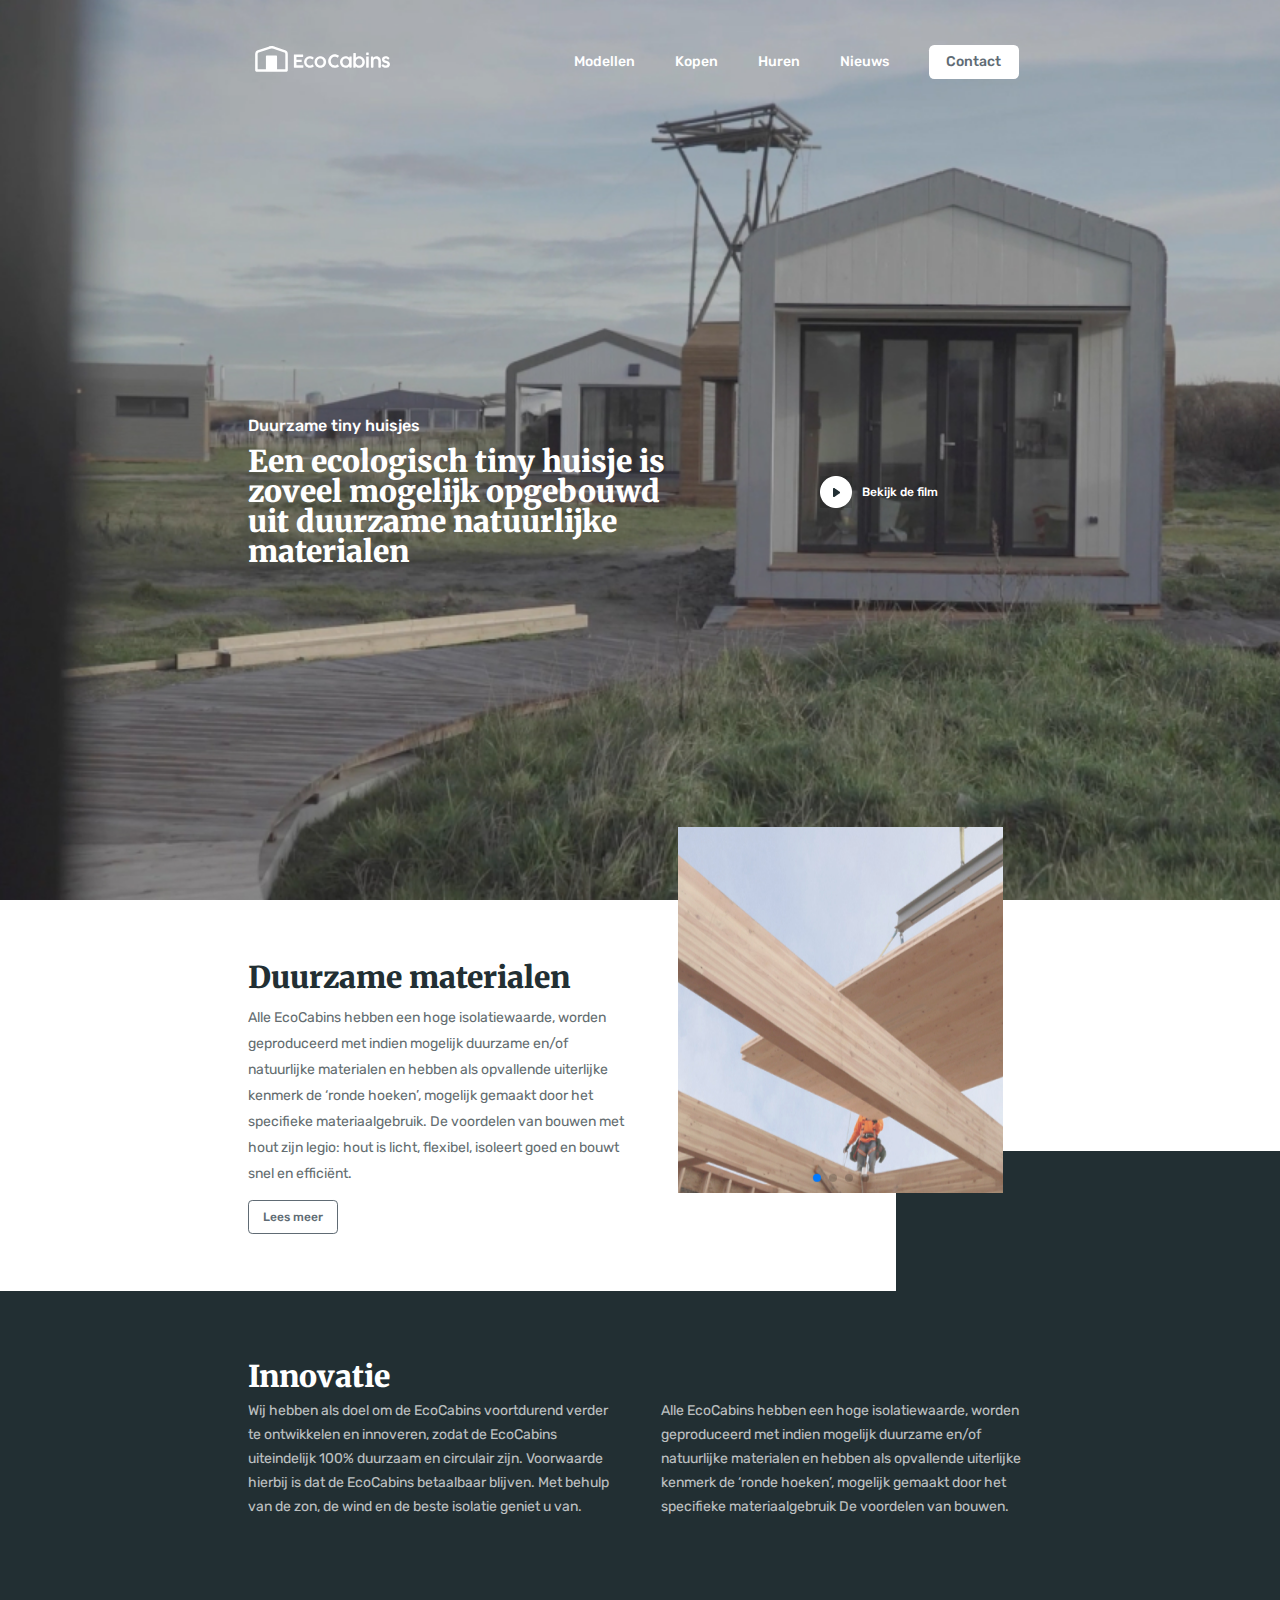
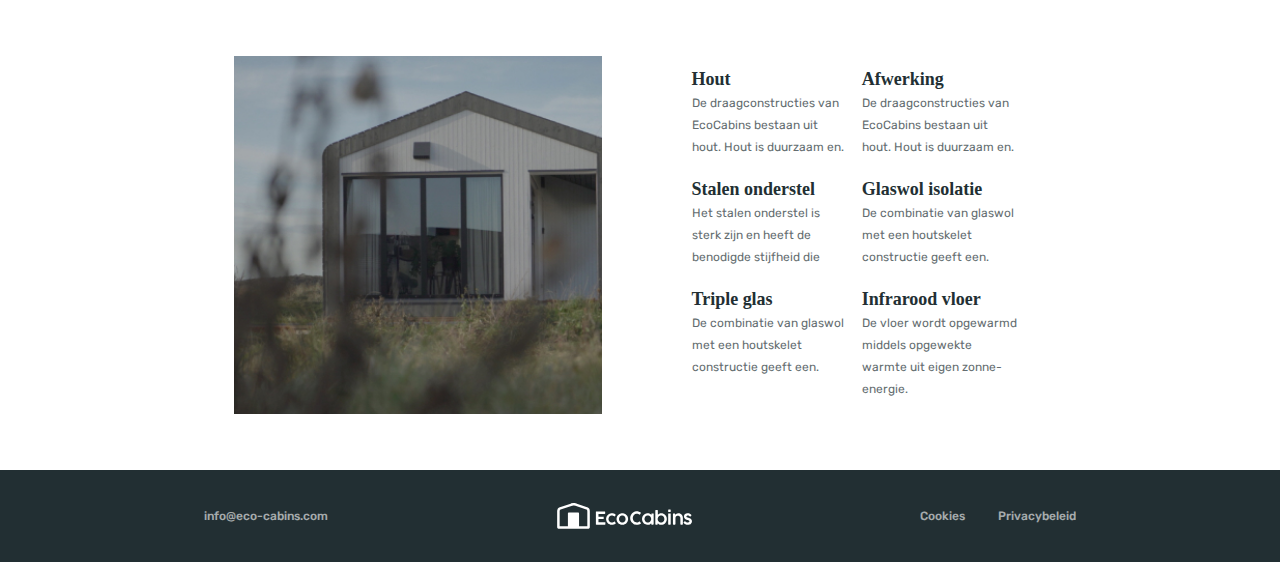
<file: EcoCabins/EcoCabins/index.html>
<!DOCTYPE html>
<html lang="en">
<head>
    <meta charset="UTF-8">
    <meta name="viewport" content="width=device-width, initial-scale=1.0">
    <link rel='stylesheet' href='css/style.css'>
    <link rel="stylesheet" href="https://cdn.jsdelivr.net/npm/swiper@10/swiper-bundle.min.css"/>

    <title>Document</title>
</head>
<body>
    <div class="wrapper">
        <header class="header">
            <div class="header__container container">
                <nav class="header__menu menu">
                    <div class="menu__icon icon-menu">
                        <span></span>
                        <span></span>
                        <span></span>
                    </div>
                    <div class="menu__body">
                        <div class="menu__logo"><img src="img/Logo.svg" alt=""></div>
                        <ul class="menu__list">
                            <li><a href="" class="menu__link">Modellen</a></li>
                            <li><a href="" class="menu__link">Kopen</a></li>
                            <li><a href="" class="menu__link">Huren</a></li>
                            <li><a href="" class="menu__link">Nieuws</a></li>
                            <li><a href="" class="menu__link menu__contact">Contact</a></li>
                        </ul>
                    </div>
                </nav>
            </div>
        </header>
        <main class="page">
            <div class="main-screen">
                <div class="main-screen__container container">
                    <div class="main-screen__content">
                        <div class="main-screen__body">
                            <div class="main-screen__lable">Duurzame tiny huisjes</div>
                            <div class="main-screen__title">Een ecologisch tiny huisje is zoveel mogelijk opgebouwd uit duurzame natuurlijke materialen</div>
                        </div>
                        <a href="#" class="main-screen__video"><img src="img/main-btn.png" alt="">Bekijk de film</a>
                    </div>
                </div>
                <div class="main-screen__bg ibg">
                    <img src="img/bg.jpg" alt="">
                </div>
            </div>
            <div class="materials">
                <div class="materials__container container">
                    <div class="materials__content">
                        <div class="materials__body">
                            <div class="materials__title">Duurzame materialen</div>
                            <div class="materials__text">Alle EcoCabins hebben een hoge isolatiewaarde, worden geproduceerd met indien mogelijk duurzame en/of natuurlijke materialen en hebben als opvallende uiterlijke kenmerk de ‘ronde hoeken’, mogelijk gemaakt door het specifieke materiaalgebruik. De voordelen van bouwen met hout zijn legio: hout is licht, flexibel, isoleert goed en bouwt snel en efficiënt. </div>
                            <a href="" class="materials__button">Lees meer</a>
                        </div>
                        <div class="materials__swiper swiper">
                            <div class="materials__wrapper swiper-wrapper">
                                <div class="materials__slide swiper-slide"><img src="img/IMG.jpg" alt=""></div>
                                <div class="materials__slide swiper-slide"><img src="img/IMG.jpg" alt=""></div>
                                <div class="materials__slide swiper-slide"><img src="img/IMG.jpg" alt=""></div>
                                <div class="materials__slide swiper-slide"><img src="img/IMG.jpg" alt=""></div>
                            </div>
                            
                            <div class="materials__pagination swiper-pagination"></div>
                        </div>
                    </div>
                </div>
            </div>
            <div class="innovatie">
                <div class="innovatie__content">
                    <div class="innovatie__container container">
                        <div class="innovatie__body">
                            <div class="innovatie__title">Innovatie</div>
                            <div class="innovatie__text"><p>Wij hebben als doel om de EcoCabins voortdurend verder te ontwikkelen en innoveren, zodat de EcoCabins uiteindelijk 100% duurzaam en circulair zijn. Voorwaarde hierbij is dat de EcoCabins betaalbaar blijven. Met behulp van de zon, de wind en de beste isolatie geniet u van.</p> <p> Alle EcoCabins hebben een hoge isolatiewaarde, worden geproduceerd met indien mogelijk duurzame en/of natuurlijke materialen en hebben als opvallende uiterlijke kenmerk de ‘ronde hoeken’, mogelijk gemaakt door het specifieke materiaalgebruik De voordelen van bouwen. </p></div>
                        </div>
                    </div>
                </div>
                <div class="innovatie__block"></div>
            </div>
            <div class="characteristics">
                <div class="characteristics__content">
                    <div class="characteristics__container container">
                        <div class="characteristics__img ibg"><img src="img/IMG1.jpg" alt=""></div>
                        <div class="characteristics__grid grid">
                            <div class="grid__body">
                                <div class="grid__title">Hout</div>
                                <div class="grid__text">De draagconstructies van EcoCabins bestaan uit hout. Hout is duurzaam en.</div>
                            </div>
                            <div class="grid__body">
                                <div class="grid__title">Afwerking</div>
                                <div class="grid__text">De draagconstructies van EcoCabins bestaan uit hout. Hout is duurzaam en.</div>
                            </div>
                            <div class="grid__body">
                                <div class="grid__title">Stalen onderstel</div>
                                <div class="grid__text">Het stalen onderstel is sterk zijn en heeft de benodigde stijfheid die</div>
                            </div>
                            <div class="grid__body">
                                <div class="grid__title">Glaswol isolatie</div>
                                <div class="grid__text">De combinatie van glaswol met een houtskelet constructie geeft een.</div>
                            </div>
                            <div class="grid__body">
                                <div class="grid__title">Triple glas</div>
                                <div class="grid__text">De combinatie van glaswol met een houtskelet constructie geeft een.</div>
                            </div>
                            <div class="grid__body">
                                <div class="grid__title">Infrarood vloer</div>
                                <div class="grid__text">De vloer wordt opgewarmd middels opgewekte warmte uit eigen zonne-energie.</div>
                            </div>
                        </div>
                    </div>
                </div>
            </div>
        </main>
        <footer class="footer">
            <div class="footer__row">
                <div class="footer__gmail">info@eco-cabins.com</div>
                <div class="footer__logo"><img src="img/Logo.svg" alt=""></div>
                <div class="footer__links">
                    <a href="" class="footer__cokies">Cookies</a>
                    <a href="" class="footer__privacy">Privacybeleid</a>
                </div>
            </div>
        </footer>
    </div>
    <script src="https://cdn.jsdelivr.net/npm/swiper@10/swiper-bundle.min.js"></script>
    <script src="js/script.js"></script>
</body>
</html>
</file>
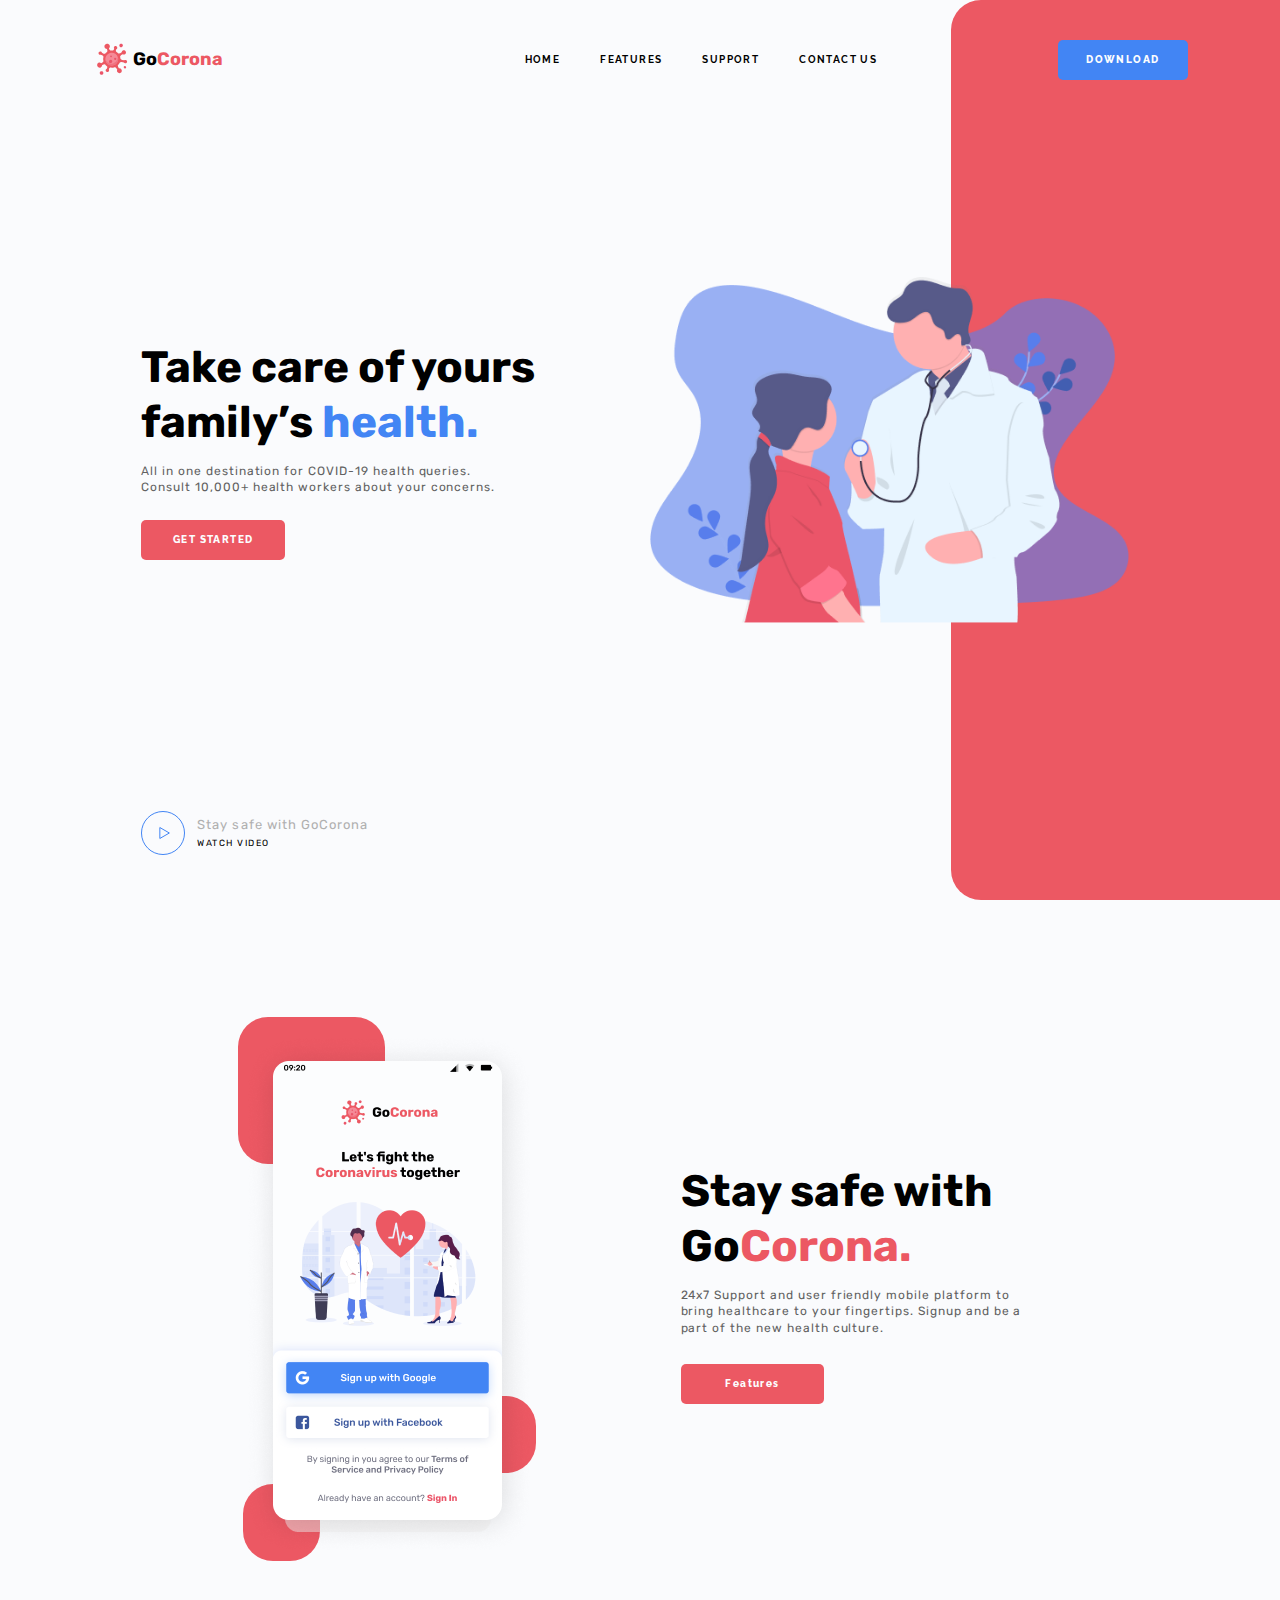
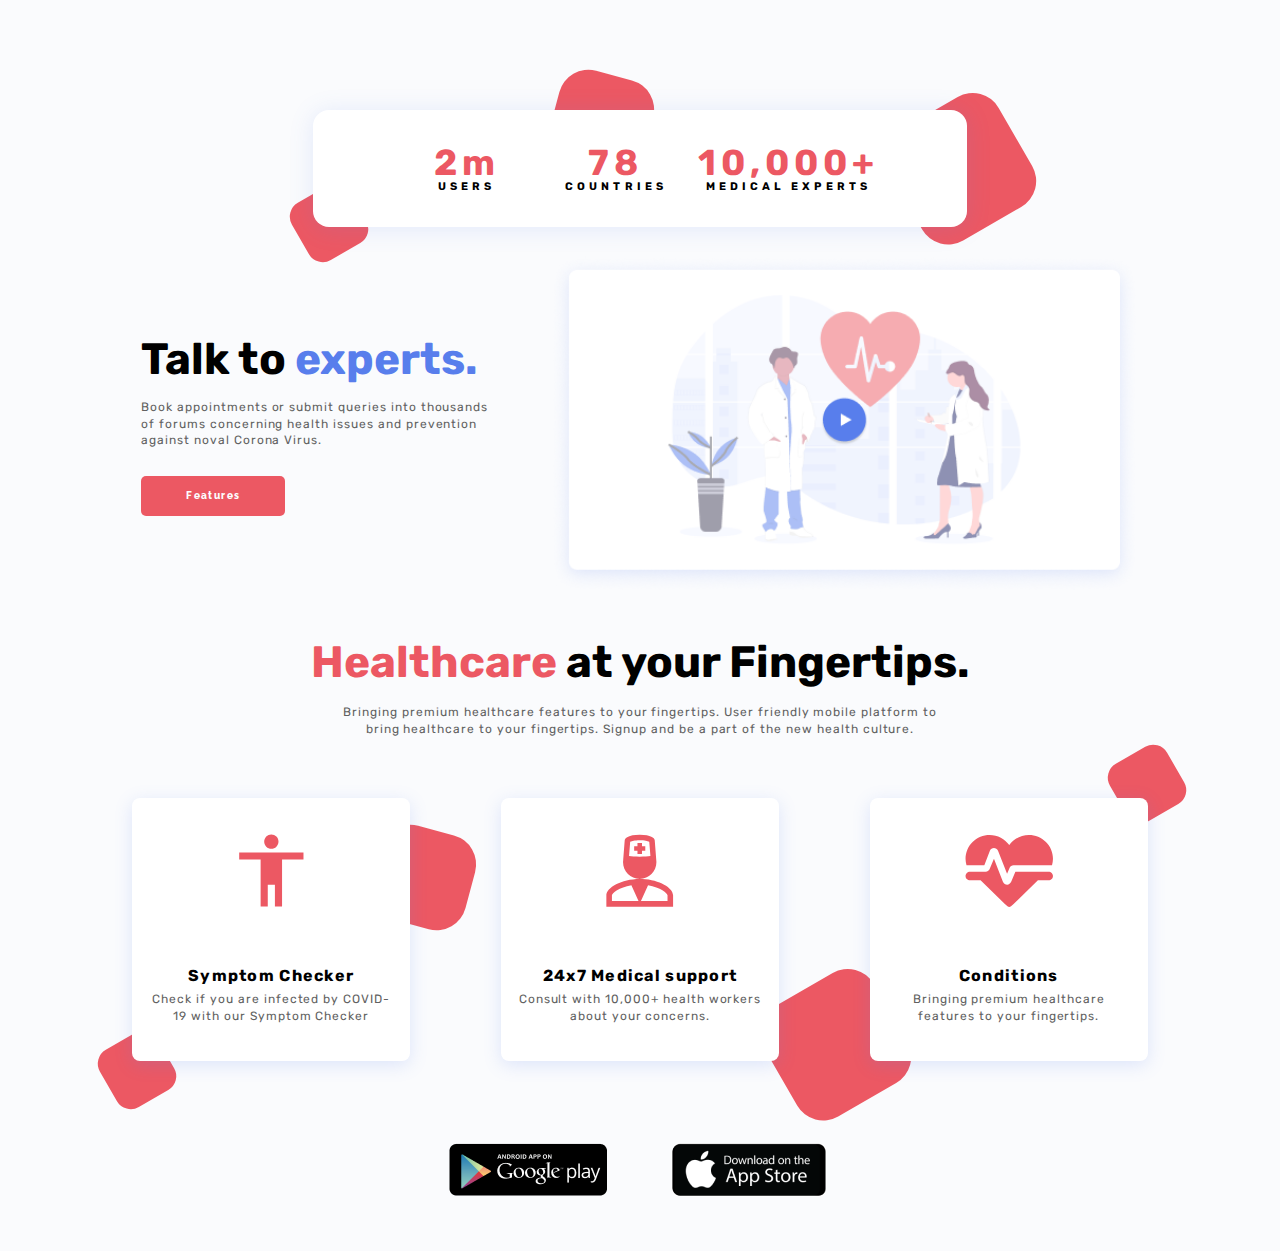
<file: GoCorona/GoCorona/index.html>
<!DOCTYPE html>
<html lang="en">
<head>
    <meta charset="UTF-8">
    <meta name="viewport" content="width=device-width, initial-scale=1.0">
    <link rel='stylesheet' href='css/style.css'>
    <title>Document</title>
</head>
<body>
    <div class="wrapper">
        <header class="header">
            <div class="header__container container">
                <div class="header__logo"><img src="img/site-logo.svg" alt=""> <p>Go<span>Corona</span></p></div>
                <div class="header__menu menu">
                    <div class="menu__icon icon-menu">
                        <span></span>
                        <span></span>
                        <span></span>
                    </div>
                    <div class="menu__body">
                        <ul class="menu__list">
                            <li><a href="" class="menu__link">HOME</a></li>
                            <li><a href="" class="menu__link">FEATURES</a></li>
                            <li><a href="" class="menu__link">SUPPORT</a></li>
                            <li><a href="" class="menu__link">CONTACT US</a></li>
                        </ul>
                    </div>
                </div>
                <div class="header__button button"><a href="">DOWNLOAD</a></div>
            </div>
        </header>
        <main class="main">
            <div class="main-block">
                <div class="main-block__container container">
                    <div class="main-block__body">
                        <div class="main-block__title title">
                            Take care of yours family’s <span>health.</span>
                        </div>
                        <div class="main-block__text">All in one destination for COVID-19 health queries.  Consult 10,000+ health workers about your concerns.</div>
                        <div class="main-block__button button"><a href="">GET STARTED</a></div>
                    </div>
                    <div class="main-block__img"><img src="img/doctor.png" alt=""></div>
                    <div class="main-block__global-button button-global">
                        <div class="button-global__img"><img src="img/watch-button.svg" alt=""></div>
                        <div class="button-global__body">
                            <div class="button-global__title">Stay safe with GoCorona</div>
                        <div class="button-global__text">Watch Video</div>
                        </div>
                    </div>
                </div>
                <div class="main-block__decor"></div>
            </div>
            <div class="safe-block">
                <div class="safe-block__container container">
                    <div class="safe-block__img">
                        <img src="img/phone.png" alt="">
                        <div class="safe-block__decoration decor">
                            <div class="decor__1"></div>
                            <div class="decor__2"></div>
                            <div class="decor__3"></div>
                        </div>
                    </div>
                    <div class="safe-block__body">
                        <div class="safe-block__title title">Stay safe with Go<span>Corona.</span></div>
                        <div class="safe-block__text text">24x7 Support and user friendly mobile platform to bring healthcare to your fingertips. Signup and be a part of the new health culture.</div>
                        <div class="safe-block__button button"><a href="">Features</a></div>
                    </div>
                </div>
            </div>
            <div class="experts-block">
                <div class="experts-block__container container">
                    <div class="experts-block__statistics statistics">
                        <div class="statistics__columns">
                            <div class="statistics__stats">
                                <div class="statistics__number">2m</div>
                                <div class="statistics__lable">Users</div>
                            </div>
                            <div class="statistics__stats">
                                <div class="statistics__number">78</div>
                                <div class="statistics__lable">Countries</div>
                            </div>
                            <div class="statistics__stats">
                                <div class="statistics__number">10,000+</div>
                                <div class="statistics__lable">Medical experts</div>
                            </div>
                        </div>
                        <div class="experts-block__decor-1"></div>
                        <div class="experts-block__decor-2"></div>
                        <div class="experts-block__decor-3"></div>
                    </div>
                    <div class="experts-block__body">
                        <div class="experts-block__title title">Talk to <span>experts.</span></div>
                        <div class="experts-block__text text">Book appointments or submit queries into thousands of forums concerning health issues and prevention against noval Corona Virus.</div>
                        <div class="experts-block__button button"><a href="">Features</a></div>
                    </div>
                    <a href="#" class="experts-block__video"><img src="img/video.jpg" alt=""></a>
                </div>
            </div>
        </main>
        <footer class="footer">
            <div class="footer__container container">
                <div class="footer__body">
                    <div class="footer__title title"><span>Healthcare</span> at your Fingertips.</div>
                    <div class="footer__text text">Bringing premium healthcare features to your fingertips. User friendly mobile platform to bring healthcare to your fingertips. Signup and be a part of the new health culture.</div>
                </div>
                <div class="footer__colums">
                    <div class="footer__card-info card-info">
                        <div class="card-info__logo"><img src="img/logo1.svg" alt=""></div>
                        <div class="card-info__subtitle">Symptom Checker</div>
                        <div class="card-info__text text">Check if you are infected by COVID-19 with our Symptom Checker</div>
                        <div class="card-info__decor-1"></div>
                        <div class="card-info__decor-2"></div>
                    </div>
                    <div class="footer__card-info card-info">
                        <div class="card-info__logo"><img src="img/logo2.svg" alt=""></div>
                        <div class="card-info__subtitle">24x7 Medical support</div>
                        <div class="card-info__text text">Consult with 10,000+ health workers about your concerns.</div>

                    </div>
                    <div class="footer__card-info card-info">
                        <div class="card-info__logo"><img src="img/logo3.svg" alt=""></div>
                        <div class="card-info__subtitle">Conditions</div>
                        <div class="card-info__text text">Bringing premium healthcare features to your fingertips.</div>
                        <div class="card-info__decor-3"></div>
                        <div class="card-info__decor-4"></div>
                    </div>
                </div>
                <div class="footer__logo-apps">
                    <div class="footer__google-play"><img src="img/Google-play.png" alt=""></div>
                    <div class="footer__app-store"><img src="img/App-Store.png" alt=""></div>
                </div>
            </div>
        </footer>
    </div>
    <script src="js/script.js"></script>
</body>
</html>
</file>
<file: EcoCabins/EcoCabins/css/style.css>
@import url("https://fonts.googleapis.com/css2?family=Merriweather:wght@400;900&family=Rubik:wght@400;500&display=swap");
* {
  padding: 0;
  margin: 0;
  border: 0;
}

*, *:before, *:after {
  box-sizing: border-box;
}

:focus, :active {
  outline: none;
}

a:focus, a:active {
  outline: none;
}

nav, footer, header, aside {
  display: block;
}

html, body {
  height: 100%;
  width: 100%;
  font-size: 100%;
  line-height: 1;
  font-size: 14px;
  -ms-text-size-adjust: 100%;
  -moz-text-size-adjust: 100%;
  -webkit-text-size-adjust: 100%;
}

input, button, textarea {
  font-family: inherit;
}

input::-ms-clear {
  display: none;
}

button {
  cursor: pointer;
}

button::-moz-focus-inner {
  padding: 0;
  border: 0;
}

a, a:visited {
  text-decoration: none;
}

a:hover {
  text-decoration: none;
}

ul li {
  list-style: none;
}

img {
  vertical-align: top;
}

h1, h2, h3, h4, h5, h6 {
  font-size: inherit;
  font-weight: 400;
}

.header {
  margin: 3.18rem 0 0 1rem;
  position: absolute;
  left: 0;
  right: 0;
}

.menu__logo {
  margin: 0 0 0.35rem 0;
}
.menu__body {
  display: flex;
  align-items: center;
  justify-content: space-between;
}
@media (max-width: 700px) {
  .menu__body {
    position: fixed;
    z-index: 7;
    left: 0;
    top: 0;
    flex-direction: column;
    width: 100%;
    height: 100%;
    background-color: #222F33;
    justify-content: center;
    transform: translateY(-100%);
    transition-duration: 0.5s, 1.5s;
    overflow: auto;
    transition-timing-function: ease, ease-out;
  }
  .menu__body.active {
    transform: translateY(0);
  }
}
.menu__list {
  display: flex;
  align-items: center;
}
.menu__link:hover {
  transform: scale(1.2);
}
.menu__link {
  display: flex;
  margin: 0 1.43rem 0 1.43rem;
  font-size: 1rem;
  font-family: Rubik;
  font-weight: 500;
  text-align: center;
  color: #FFF;
}
.menu__contact {
  justify-content: center;
  align-items: center;
  width: 6.42857rem;
  height: 2.42857rem;
  background-color: white;
  color: #606B74;
  border-radius: 0.37rem;
}

@media (max-width: 700px) {
  .menu__logo {
    padding: 45px 0;
    transform: scale(1.35);
  }
  .menu__list {
    flex-direction: column;
    flex: 1 1 100%;
  }
  .menu__link {
    font-size: 20px;
    margin: 2rem 0 0 0;
  }
  .icon-menu {
    display: block;
    position: fixed;
    top: 3.6rem;
    right: 20px;
    width: 30px;
    height: 18px;
    cursor: pointer;
    z-index: 8;
  }
  .icon-menu::before, .icon-menu::after,
  .icon-menu span {
    left: 0;
    position: absolute;
    width: 100%;
    height: 2px;
    background-color: #222F33;
  }
  .icon-menu span {
    transition: all 0.3s ease 0s;
    top: 8px;
    left: 0;
    position: absolute;
    width: 100%;
    height: 2px;
    background-color: #222F33;
  }
  .icon-menu::before, .icon-menu::after {
    content: "";
  }
  .icon-menu::before {
    top: 0;
  }
  .icon-menu::after {
    bottom: 0;
  }
  .icon-menu.active span {
    background-color: white;
    transform: scale(0);
  }
  .icon-menu.active span:first-child {
    transform: rotate(-45deg);
    top: 8px;
  }
  .icon-menu.active span:last-child {
    transform: rotate(45deg);
    bottom: 8px;
  }
  .icon-menu.active::before, .icon-menu.active::after {
    content: none;
  }
}
.footer {
  max-width: 100%;
  background-color: #222F33;
}
.footer__row {
  max-width: 64.2857rem;
  display: flex;
  justify-content: space-between;
  align-items: center;
  margin: 0 auto;
  padding: 2.36rem 1rem 2.36rem 1rem;
}
@media (max-width: 550px) {
  .footer__row {
    padding: 1rem 1rem 1rem 1rem;
    flex-direction: column;
  }
}
.footer__gmail {
  color: #FFF;
  font-family: Rubik;
  font-size: 0.85714rem;
  font-weight: 500;
  opacity: 0.6;
}
@media (max-width: 550px) {
  .footer__gmail {
    order: 1;
  }
}
.footer__links {
  font-family: Rubik;
  font-size: 0.85714rem;
  font-weight: 500;
  opacity: 0.6;
  text-align: right;
  color: #FFF;
}
@media (max-width: 550px) {
  .footer__links {
    padding: 0.5rem 0;
  }
}
.footer__cokies {
  color: #FFF;
}
.footer__privacy {
  color: #FFF;
  padding: 0 0 0 2.14rem;
}
@media (max-width: 550px) {
  .footer__privacy {
    padding: 0 0 0 1rem;
  }
}

.ibg {
  background-position: center;
  background-size: cover;
  background-repeat: no-repeat;
  position: relative;
}

.ibg img {
  width: 0;
  height: 0;
  top: 0;
  left: 0;
  position: absolute;
  opacity: 0;
  visibility: hidden;
}

.container {
  max-width: 58rem;
  padding: 0 1rem;
  margin: 0 auto;
}

body {
  background-color: #FFF;
}

.wrapper {
  min-height: 100%;
  display: flex;
  flex-direction: column;
}

.page {
  flex: 1 1 100%;
}

.main-screen__content {
  padding: 6rem 0 0 0;
  height: 100vh;
  display: flex;
  align-items: center;
}
.main-screen__body {
  color: #FFF;
}
.main-screen__lable {
  font-family: Rubik;
  font-size: 1.14286rem;
  font-weight: 500;
}
.main-screen__title {
  padding: 0.86rem 0 0 0;
  max-width: 31.428rem;
  font-family: Merriweather;
  font-size: 2.14286rem;
  font-weight: 900;
}
.main-screen__video {
  margin: 0 0 0 9.43rem;
  display: flex;
  align-items: center;
  color: #FFF;
  font-family: Rubik;
  font-size: 0.85714rem;
  font-weight: 500;
}
.main-screen__video img {
  margin: 0 0.71rem 0 0;
}
.main-screen__bg {
  position: absolute;
  width: 100%;
  height: 100%;
  top: 0;
  left: 0;
  z-index: -1;
}
@media (max-width: 650px) {
  .main-screen__lable {
    font-size: 1rem;
  }
  .main-screen__title {
    font-size: 1.7rem;
  }
}
@media (max-width: 900px) {
  .main-screen__content {
    flex-direction: column;
    justify-content: center;
  }
  .main-screen__body {
    margin: 0 0 10rem 0;
    text-align: center;
  }
  .main-screen__video {
    margin: 0 0 0 0;
  }
}

.materials__content {
  display: grid;
  grid-template-columns: repeat(2, 1fr);
  gap: 1.42rem;
  min-width: 0;
}
@media (max-width: 850px) {
  .materials__content {
    grid-template-columns: 1fr;
    grid-template-rows: repeat(2, 1fr);
  }
}
@media (max-width: 400px) {
  .materials__container {
    padding: 0;
  }
}
.materials__body {
  background-color: #FFF;
  max-height: 28.5rem;
  padding: 4.43rem 0 4.07rem 0;
}
@media (max-width: 420px) {
  .materials__body {
    padding: 1rem;
  }
}
.materials__title {
  color: #222F33;
  font-family: Merriweather;
  font-size: 2.14286rem;
  font-weight: 900;
}
.materials__text {
  padding: 0.93rem 0;
  color: #646D70;
  font-family: Rubik;
  font-size: 1rem;
  font-weight: 400;
  line-height: 1.85714rem;
}
.materials__button {
  display: flex;
  align-items: center;
  justify-content: center;
  width: 6.42857rem;
  height: 2.42857rem;
  border-radius: 0.3rem;
  border: 1px solid #606B74;
  color: #606B74;
  font-family: Rubik;
  font-size: 0.85714rem;
  font-weight: 500;
}
.materials__swiper {
  transform: translateY(-20%);
  max-width: 23.21429rem;
  max-height: 26.14286rem;
}
@media (max-width: 700px) {
  .materials__swiper {
    transform: translateY(-10%);
  }
}
@media (max-width: 430px) {
  .materials__swiper {
    transform: translateY(0);
  }
}
@media (max-width: 343px) {
  .materials__swiper {
    transform: translateY(6%);
    max-width: 20.21429rem;
    max-height: 23.14286rem;
  }
}
.materials__slide img {
  aspect-ratio: 23.21429rem/26.14286rem;
  -o-object-fit: cover;
     object-fit: cover;
}
.innovatie {
  position: relative;
  z-index: -1;
  background: #222F33;
}
.innovatie__content::after {
  position: absolute;
  left: 0;
  right: 0;
  width: 30px;
  height: 30px;
  background-color: red;
}
.innovatie__body {
  padding: 5rem 0 5.79rem 0;
}
@media (max-width: 650px) {
  .innovatie__body {
    padding: 2.5rem 0 2.5rem 0;
  }
}
.innovatie__block {
  position: absolute;
  right: 0;
  top: -10rem;
  width: 27.43rem;
  height: 10rem;
  background-color: #222F33;
}
@media (max-width: 600px) {
  .innovatie__block {
    display: none;
  }
}
.innovatie__title {
  font-family: Merriweather;
  font-size: 2.14286rem;
  font-weight: 900;
  color: #FFF;
}
.innovatie__text {
  padding: 0.57rem 0 0 0;
  -moz-column-count: 2;
       column-count: 2;
  gap: 3.07rem;
  -moz-column-break-inside: avoid;
       break-inside: avoid;
  font-family: Rubik;
  font-size: 1rem;
  color: #fff;
  font-weight: 400;
  opacity: 0.7;
  line-height: 1.71429rem;
}
@media (max-width: 650px) {
  .innovatie__text {
    -moz-column-count: 1;
         column-count: 1;
  }
  .innovatie__text p {
    padding: 1rem 0 0 0;
  }
}

.characteristics__content {
  display: flex;
}
.characteristics__container {
  padding: 4rem 0;
  display: grid;
  grid-template-columns: repeat(2, 1fr);
  grid-gap: 5.36rem;
  width: 100%;
}
@media (max-width: 750px) {
  .characteristics__container {
    grid-template-columns: repeat(1, 1fr);
    grid-template-rows: repeat(2, 1fr);
    grid-gap: 2rem;
    padding: 0 0 2rem 0;
  }
}
.characteristics__img img {
  padding: 50%;
}
.grid {
  padding: 1rem;
  display: grid;
  grid-template-columns: repeat(2, 1fr);
  grid-template-rows: repeat(3, 1fr);
}
.grid__body {
  max-width: 11.07143rem;
}
.grid__title {
  font-size: 1.28571rem;
  font-weight: 900;
  color: #222F33;
}
.grid__text {
  padding: 0.29rem 0 0 0;
  font-family: Rubik;
  font-size: 0.85714rem;
  font-weight: 400;
  line-height: 1.57143rem;
  color: #646D70;
}
</file>
<file: GoCorona/GoCorona/css/style.css>
@import url("https://fonts.googleapis.com/css2?family=Raleway:wght@800&family=Rubik:wght@400;700&display=swap");
* {
  padding: 0;
  margin: 0;
  border: 0;
}

*, *:before, *:after {
  box-sizing: border-box;
}

:focus, :active {
  outline: none;
}

a:focus, a:active {
  outline: none;
}

nav, footer, header, aside {
  display: block;
}

html, body {
  height: 100%;
  width: 100%;
  font-size: 100%;
  line-height: 1;
  font-size: 14px;
  -ms-text-size-adjust: 100%;
  -moz-text-size-adjust: 100%;
  -webkit-text-size-adjust: 100%;
}

input, button, textarea {
  font-family: inherit;
}

input::-ms-clear {
  display: none;
}

button {
  cursor: pointer;
}

button::-moz-focus-inner {
  padding: 0;
  border: 0;
}

a, a:visited {
  text-decoration: none;
}

a:hover {
  text-decoration: none;
}

ul li {
  list-style: none;
}

img {
  vertical-align: top;
}

h1, h2, h3, h4, h5, h6 {
  font-size: inherit;
  font-weight: 400;
}

.footer {
  margin-top: 1rem;
}
.footer__container {
  margin: 0 auto;
  text-align: center;
}
.footer__body {
  padding: 1rem;
}
.footer__title span {
  color: #EC5863;
}
.footer__text {
  max-width: 42.9215rem;
  margin: 1rem auto 3.3rem auto;
}
@media (max-width: 880px) {
  .footer__text {
    margin: 1rem auto 1rem auto;
  }
}
.footer__colums {
  display: grid;
  grid-template-columns: repeat(3, 1fr);
  margin: 0 6.2rem;
}
@media (max-width: 880px) {
  .footer__colums {
    grid-template-columns: auto;
    grid-template-rows: auto;
    margin: 0;
  }
}
.footer__logo-apps {
  display: flex;
  align-items: center;
  justify-content: center;
  margin: 5.4rem 0 3.35rem 0;
}
@media (max-width: 410px) {
  .footer__logo-apps {
    flex-direction: column;
    margin: 1rem 0 1rem 0;
  }
}
.footer__google-play {
  margin: 0 4.04rem 0 0;
}
@media (max-width: 410px) {
  .footer__google-play {
    margin: 0 0 0 0;
  }
}
.card-info {
  max-width: 19.86943rem;
  padding: 2.62rem 1rem 2.62rem 1rem;
  border-radius: 0.57143rem;
  background: #fff;
  box-shadow: 0px 4px 18px 0px rgba(88, 126, 236, 0.18);
  display: flex;
  flex-direction: column;
  justify-content: center;
  align-items: center;
  margin: 0 auto;
}
@media (max-width: 880px) {
  .card-info {
    margin: 1rem auto 1rem auto;
    max-width: 100%;
    width: 80%;
  }
}
.card-info :first-child {
  grid-area: card-1;
}
.card-info :nth-child(1) {
  grid-area: card-2;
}
.card-info :last-child {
  grid-area: card-3;
}
.card-info__subtitle {
  color: #000;
  font-family: Rubik;
  font-size: 1.14286rem;
  font-weight: 700;
  line-height: 138.5%;
  letter-spacing: 0.09143rem;
  padding: 4.14rem 0 0.29rem 0;
}
.card-info {
  position: relative;
}
.card-info__decor-1 {
  z-index: -1;
  position: absolute;
  left: -2rem;
  bottom: -3rem;
  width: 4.69657rem;
  height: 4.69657rem;
  transform: rotate(-30deg);
  border-radius: 1.14286rem;
  background: #EC5863;
}
.card-info__decor-2 {
  z-index: -1;
  top: 2.24rem;
  right: -4.4rem;
  position: absolute;
  width: 6.92543rem;
  height: 6.92543rem;
  transform: rotate(105deg);
  border-radius: 2.14286rem;
  background: #EC5863;
}
@media (max-width: 768px) {
  .card-info__decor-2 {
    display: none;
  }
}
.card-info__decor-3 {
  z-index: -1;
  position: absolute;
  bottom: -3.35rem;
  left: -7rem;
  width: 9.10479rem;
  height: 9.10479rem;
  transform: rotate(-30deg);
  border-radius: 2.14286rem;
  background: #EC5863;
}
.card-info__decor-4 {
  z-index: -1;
  position: absolute;
  top: -3.3rem;
  right: -2.25rem;
  width: 4.69657rem;
  height: 4.69657rem;
  transform: rotate(-30deg);
  border-radius: 1.14286rem;
  background: #EC5863;
}

.header {
  position: absolute;
  left: 0;
  right: 0;
}
.header__container {
  max-width: 130.22rem;
  margin: 2.64rem auto 0 auto;
  display: flex;
  align-items: center;
  justify-content: center;
}
@media (max-width: 768px) {
  .header__container {
    justify-content: space-between;
    padding: 0 5rem 0 2rem;
  }
}
@media (max-height: 720px) {
  .header__container {
    margin: 1.25rem auto 0 auto;
  }
}
@media (max-height: 550px) {
  .header__container {
    margin: 0.35rem auto 0 auto;
  }
}
.header__logo {
  display: flex;
  align-items: center;
  color: #000;
  font-family: Rubik;
  font-size: 1.28571rem;
  font-weight: 700;
}
.header__logo span {
  color: #EC5863;
  font-family: Rubik;
  font-size: 1.28571rem;
  font-weight: 700;
}
@media (max-width: 768px) {
  .header__logo p {
    display: none;
  }
}
.header__menu {
  margin: 0 11.47rem 0 20.1rem;
}
@media (max-width: 1150px) {
  .header__menu {
    margin: 0 6rem 0 14rem;
  }
}
@media (max-width: 960px) {
  .header__menu {
    margin: 0 3rem 0 4rem;
  }
}
@media (max-width: 768px) {
  .header__menu {
    margin: 0;
  }
}
.header__button {
  width: 9.28571rem;
  height: 2.85714rem;
  background: #4285F4;
}

.menu__icon {
  display: none;
  position: absolute;
  top: 50px;
  right: 2rem;
  width: 30px;
  height: 18px;
  cursor: pointer;
  z-index: 5;
}
.menu__icon::before, .menu__icon::after,
.menu__icon span {
  left: 0;
  position: absolute;
  width: 100%;
  height: 2px;
  background-color: black;
}
.menu__icon span {
  transition: all 0.3s ease 0s;
  top: 8px;
  left: 0;
  position: absolute;
  width: 100%;
  height: 2px;
  background-color: black;
}
.menu__icon::before, .menu__icon::after {
  content: "";
}
.menu__icon::before {
  top: 0;
}
.menu__icon::after {
  bottom: 0;
}
.menu__icon.active span {
  background-color: #4285F4;
  transform: scale(0);
}
.menu__icon.active span:first-child {
  transform: rotate(-45deg);
  top: 8px;
}
.menu__icon.active span:last-child {
  transform: rotate(45deg);
  bottom: 8px;
}
.menu__icon.active::before, .menu__icon.active::after {
  content: none;
}
@media (max-width: 768px) {
  .menu__icon {
    display: block;
  }
}
@media (max-height: 720px) {
  .menu__icon {
    top: 31px;
  }
}
@media (max-height: 550px) {
  .menu__icon {
    top: 18px;
  }
}
@media (max-width: 768px) {
  .menu__body {
    transform: translateX(-100%);
    position: fixed;
    background: #FAFBFD;
    opacity: 0.8;
    -webkit-backdrop-filter: blur(10);
            backdrop-filter: blur(10);
    width: 100%;
    height: 100%;
    left: 0;
    top: 0;
    transition: all 0.3s ease 0s;
  }
  .menu__body.active {
    transform: translateX(0);
  }
}
.menu__list {
  display: flex;
}
@media (max-width: 768px) {
  .menu__list {
    flex-direction: column;
    align-items: center;
    font-size: 5rem;
    padding: 5rem 0 0 0;
  }
}
.menu__link {
  color: #000;
  font-family: Raleway;
  font-size: 0.71429rem;
  font-weight: 700;
  letter-spacing: 0.1rem;
  margin: 0 1.43rem;
}
@media (max-width: 768px) {
  .menu__link {
    font-size: 1.35rem;
    margin: 0;
  }
}

body {
  background-color: #FAFBFD;
  overflow-x: hidden;
}

.button {
  border-radius: 0.35714rem;
  margin: 0.25rem 0 0 0;
  display: flex;
  justify-content: center;
  align-items: center;
  font-family: Raleway;
  font-size: 0.71429rem;
  font-weight: 800;
  letter-spacing: 0.1rem;
}
.button a {
  color: #FCFDFE;
}

.title {
  color: #000;
  font-family: Rubik;
  font-size: 3.14286rem;
  font-weight: 700;
  line-height: 126%;
}
@media (max-width: 500px) {
  .title {
    font-size: 2.4rem;
    line-height: 100%;
  }
}

.text {
  color: #616161;
  font-family: Rubik;
  font-size: 0.85714rem;
  font-weight: 400;
  line-height: 138.5%;
  letter-spacing: 0.06857rem;
}
@media (max-width: 500px) {
  .text {
    font-size: 1rem;
    line-height: 120.5%;
  }
}

.wrapper {
  min-height: 100%;
  display: flex;
  flex-direction: column;
}

.main {
  flex: 1 1 auto;
}

.main-block__container {
  max-width: 73.25rem;
  min-height: 100vh;
  margin: auto auto;
  padding: 7.5rem 1rem 7.5rem 1rem;
  display: grid;
  grid-template-columns: repeat(2, 1fr);
}
@media (max-width: 768px) {
  .main-block__container {
    display: flex;
    flex-direction: column;
    padding: 8rem 1rem 1rem 1rem;
  }
}
@media (max-height: 720px) {
  .main-block__container {
    padding: 5rem 1rem 1rem 1rem;
  }
}
@media (max-height: 550px) {
  .main-block__container {
    padding: 3.6rem 1rem 1rem 1rem;
  }
}
.main-block__body {
  display: flex;
  flex-direction: column;
  justify-content: center;
}
@media (max-width: 768px) {
  .main-block__body {
    justify-content: start;
  }
}
.main-block__title span {
  color: #4285F4;
}
.main-block__text {
  padding: 0.86rem 0 0 0;
  max-width: 26.78571rem;
  color: #616161;
  font-family: Rubik;
  font-size: 0.85714rem;
  font-weight: 400;
  line-height: 138.5%;
  letter-spacing: 0.06857rem;
}
@media (max-width: 500px) {
  .main-block__text {
    font-size: 1rem;
    line-height: 120.5%;
  }
}
.main-block__button {
  margin: 1.71rem 0 0 0;
  width: 10.28571rem;
  height: 2.85714rem;
  border-radius: 0.35714rem;
  background: #EC5863;
}
@media (max-width: 500px) {
  .main-block__button {
    margin: 1rem auto 0 auto;
  }
}
.main-block__global-button {
  position: absolute;
  bottom: 5%;
}
@media (max-width: 768px) {
  .main-block__global-button {
    position: relative;
    bottom: 0;
  }
}
.main-block__img {
  display: flex;
  align-items: center;
  padding: 0.7rem;
}
@media (max-width: 768px) {
  .main-block__img {
    flex: 1 1 auto;
    justify-content: center;
  }
}
.main-block__img img {
  width: 100%;
}
.main-block__decor {
  z-index: -1;
  position: absolute;
  width: 25.7195%;
  height: 100%;
  top: 0;
  right: 0;
  background: #EC5863;
  border-radius: 2.14286rem 0rem 0rem 2.14286rem;
}
@media (max-width: 768px) {
  .main-block__decor {
    display: none;
  }
}

.button-global {
  display: flex;
  max-height: 3.14286rem;
}
.button-global__body {
  padding: 0 0 0 0.86rem;
  display: flex;
  flex-direction: column;
  justify-content: center;
}
.button-global__title {
  color: #B0B0B0;
  font-family: Rubik;
  font-size: 0.92857rem;
  font-weight: 400;
  line-height: 126%;
  letter-spacing: 0.07429rem;
}
.button-global__text {
  padding: 0.36rem 0 0 0;
  color: #000;
  font-family: Rubik;
  font-size: 0.64286rem;
  font-style: normal;
  font-weight: 400;
  line-height: 126%;
  letter-spacing: 0.10607rem;
  text-transform: uppercase;
}

.safe-block {
  margin: 8rem 0 10rem 0;
}
@media (max-width: 768px) {
  .safe-block {
    margin: 3rem 0 0rem 0;
  }
}
.safe-block__container {
  max-width: 56.71rem;
  margin: 0 auto;
  display: flex;
  align-items: center;
  justify-content: center;
}
@media (max-width: 768px) {
  .safe-block__container {
    flex-direction: column;
  }
}
.safe-block__img {
  margin: 1.5rem 0 0 0;
  position: relative;
}
@media (max-width: 830px) {
  .safe-block__img {
    margin: 0 0 0 3rem;
  }
}
@media (max-width: 768px) {
  .safe-block__img {
    margin: 0;
  }
}
@media (max-height: 790px) {
  .safe-block__img {
    margin: 1.5rem 0 0 0;
  }
}
.safe-block__body {
  margin: 0 0 0 9.32rem;
  display: flex;
  flex-direction: column;
  padding: 1rem;
}
@media (max-width: 900px) {
  .safe-block__body {
    margin: 0 0 0 7rem;
  }
}
@media (max-width: 768px) {
  .safe-block__body {
    margin: 2rem 0 0 0;
  }
}
.safe-block__title span {
  color: #EC5863;
}
.safe-block__text {
  padding: 0.86rem 0 1.71rem 0;
}
@media (max-width: 768px) {
  .safe-block__text {
    padding: 0.86rem 0 1rem 0;
  }
}
.safe-block__button {
  width: 10.28571rem;
  height: 2.85714rem;
  border-radius: 0.35714rem;
  background: #EC5863;
}
@media (max-width: 768px) {
  .safe-block__button {
    margin: 0 auto;
  }
}

.decor__1 {
  z-index: -1;
  left: -1.557%;
  top: -3.1223%;
  position: absolute;
  width: 10.5rem;
  height: 10.5rem;
  border-radius: 2.14286rem;
  background: #EC5863;
}
.decor__2 {
  z-index: -1;
  bottom: 15.96%;
  right: 0;
  position: absolute;
  width: 5.5rem;
  height: 5.5rem;
  border-radius: 2.14286rem;
  background: #EC5863;
}
.decor__3 {
  z-index: -1;
  bottom: -1%;
  position: absolute;
  width: 5.5rem;
  height: 5.5rem;
  border-radius: 2.14286rem;
  background: #EC5863;
}

.experts-block {
  position: relative;
}
.experts-block__container {
  max-width: 73.25rem;
  margin: 0 auto;
  display: grid;
  align-content: center;
  grid-template-areas: "statistics statistics" "body video";
}
@media (max-width: 768px) {
  .experts-block__container {
    grid-template-areas: "statistics statistics" "body body" "video video";
  }
}
.experts-block__body {
  grid-area: body;
  display: flex;
  flex-direction: column;
  justify-content: center;
  padding: 0 0 0 1rem;
}
.experts-block__title span {
  color: #587EEC;
}
.experts-block__text {
  max-width: 25.92857rem;
  padding: 0.86rem 0 1.71rem 0;
}
.experts-block__button {
  width: 10.28571rem;
  height: 2.85714rem;
  border-radius: 0.35714rem;
  background: #EC5863;
}
@media (max-width: 768px) {
  .experts-block__button {
    margin: 0 auto;
  }
}
.experts-block__video {
  grid-area: video;
  padding: 1rem;
}
.experts-block__video img {
  background-color: transparent;
  width: 100%;
}
.experts-block__decor-1 {
  z-index: -1;
  position: absolute;
  top: 6.5%;
  right: 12.5%;
  width: 9.10479rem;
  height: 9.10479rem;
  transform: rotate(-30deg);
  border-radius: 2.14286rem;
  background: #EC5863;
}
.experts-block__decor-2 {
  z-index: -1;
  position: absolute;
  top: -15%;
  left: 41.5%;
  width: 6.92543rem;
  height: 6.92543rem;
  transform: rotate(105deg);
  border-radius: 2.14286rem;
  background: #EC5863;
}
.experts-block__decor-3 {
  z-index: -1;
  position: absolute;
  width: 4.69657rem;
  height: 4.69657rem;
  transform: rotate(-30deg);
  border-radius: 1.14286rem;
  background: #EC5863;
  left: 16.5%;
  bottom: -10%;
}
@media (max-width: 768px) {
  .experts-block__decor-1 {
    display: none;
  }
  .experts-block__decor-2 {
    display: none;
  }
  .experts-block__decor-3 {
    display: none;
  }
}

.statistics {
  position: relative;
  grid-area: statistics;
  padding: 1rem;
}
.statistics__columns {
  display: grid;
  grid-template-columns: repeat(3, 1fr);
  max-width: 46.71429rem;
  border-radius: 1.14286rem;
  background: #fff;
  box-shadow: 0px 2px 24px 0px rgba(88, 126, 236, 0.15);
  padding: 2rem 5.79rem 2rem 5.64rem;
  margin: 0 auto;
}
@media (max-width: 630px) {
  .statistics__columns {
    padding: 2rem 1rem 2rem 1rem;
  }
}
@media (max-width: 460px) {
  .statistics__columns {
    grid-template-columns: repeat(1, 1fr);
    grid-template-rows: repeat(3, 1fr);
    padding: 1rem 1rem 1rem 1rem;
  }
}
.statistics__stats {
  padding: 0.5rem;
}
.statistics__number {
  color: #EC5863;
  text-align: center;
  font-family: Rubik;
  font-size: 2.57143rem;
  font-weight: 700;
  letter-spacing: 0.36rem;
}
.statistics__lable {
  color: #000;
  text-align: center;
  font-family: Rubik;
  font-size: 0.78571rem;
  font-weight: 700;
  letter-spacing: 0.29071rem;
  text-transform: uppercase;
}
</file>
